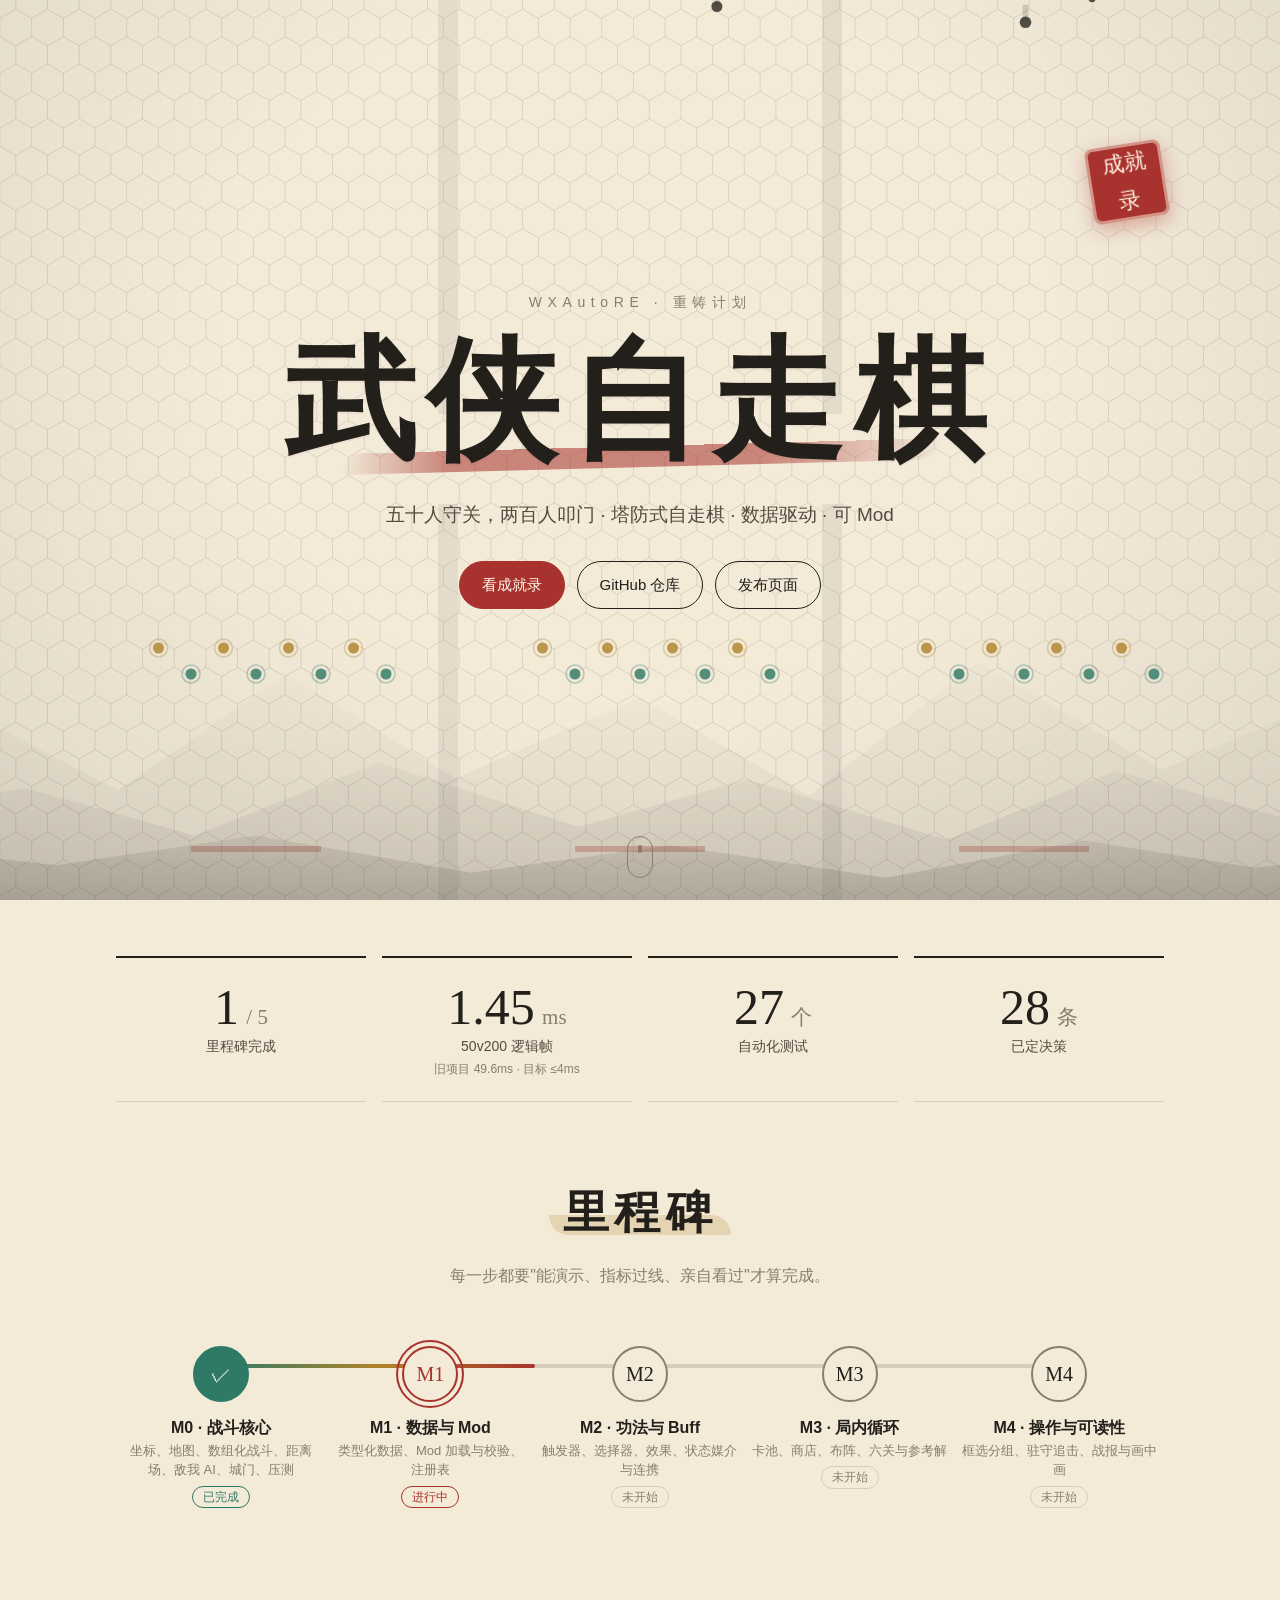
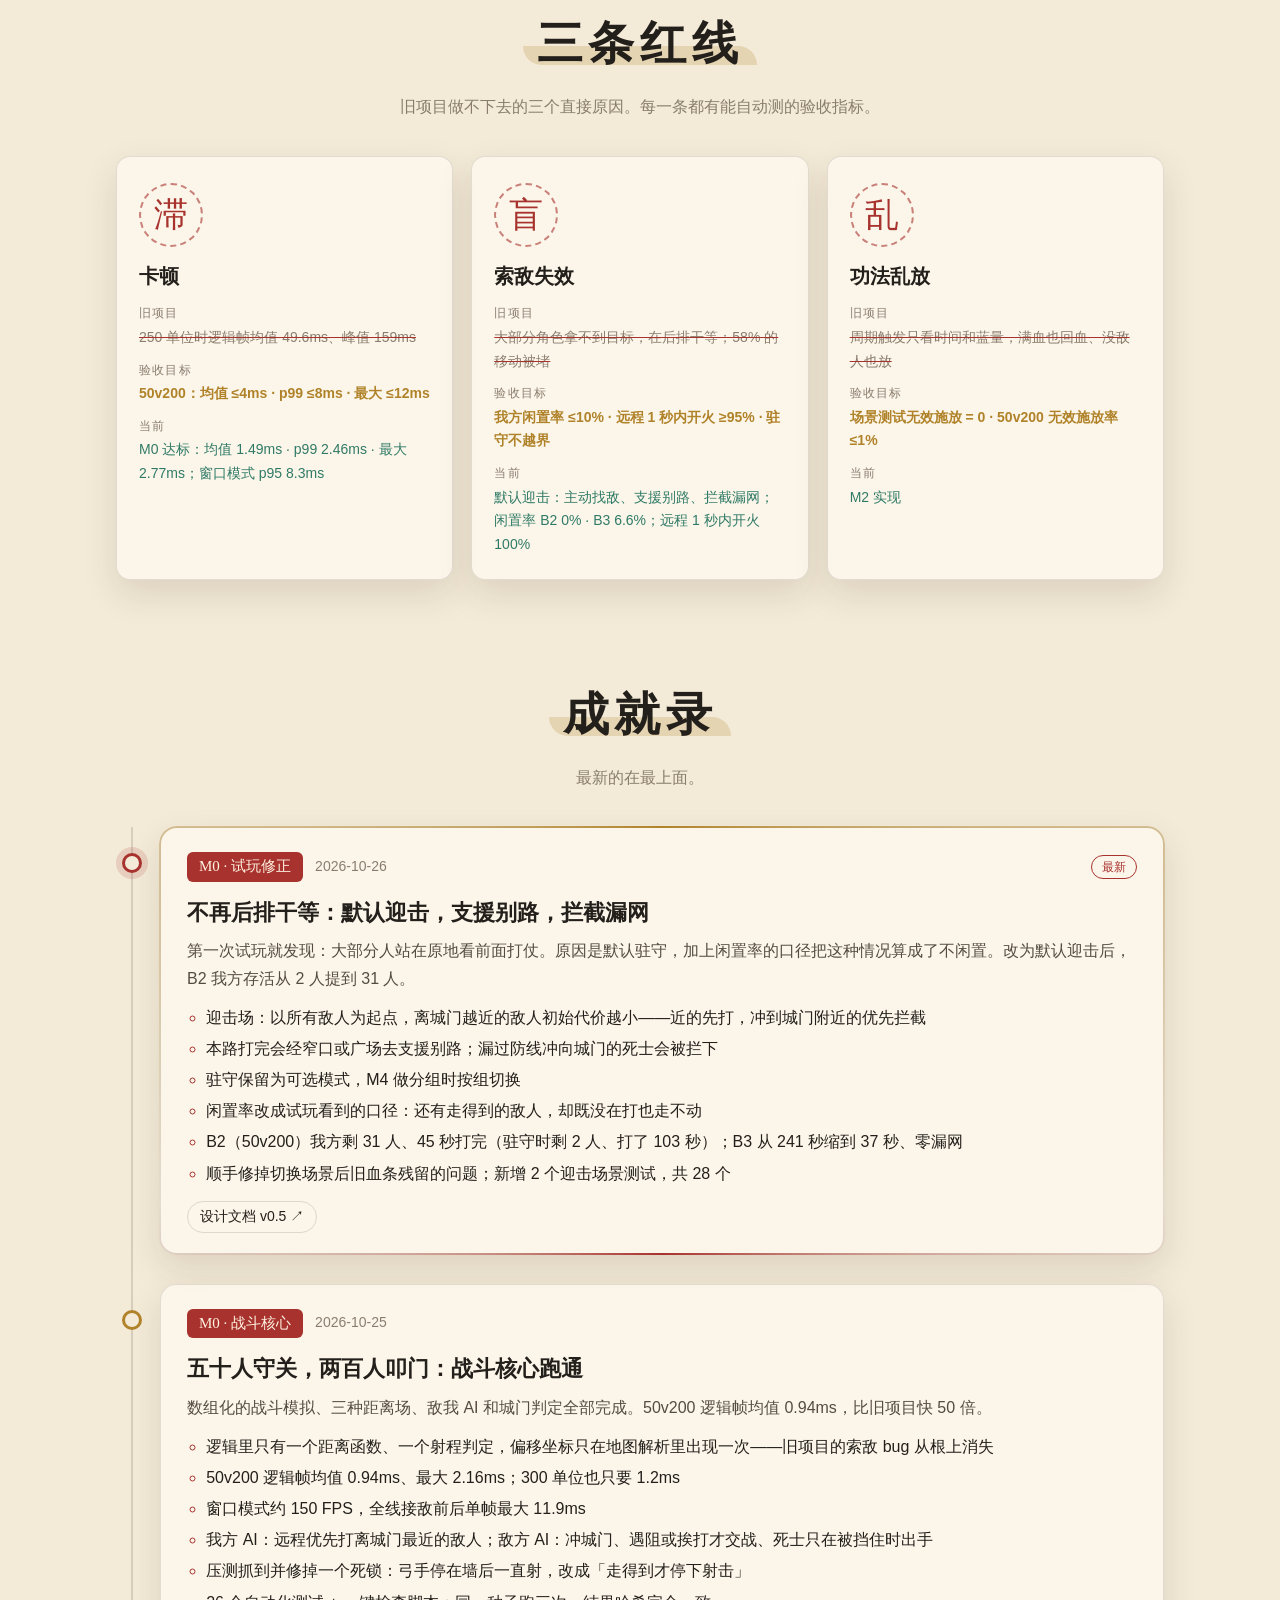
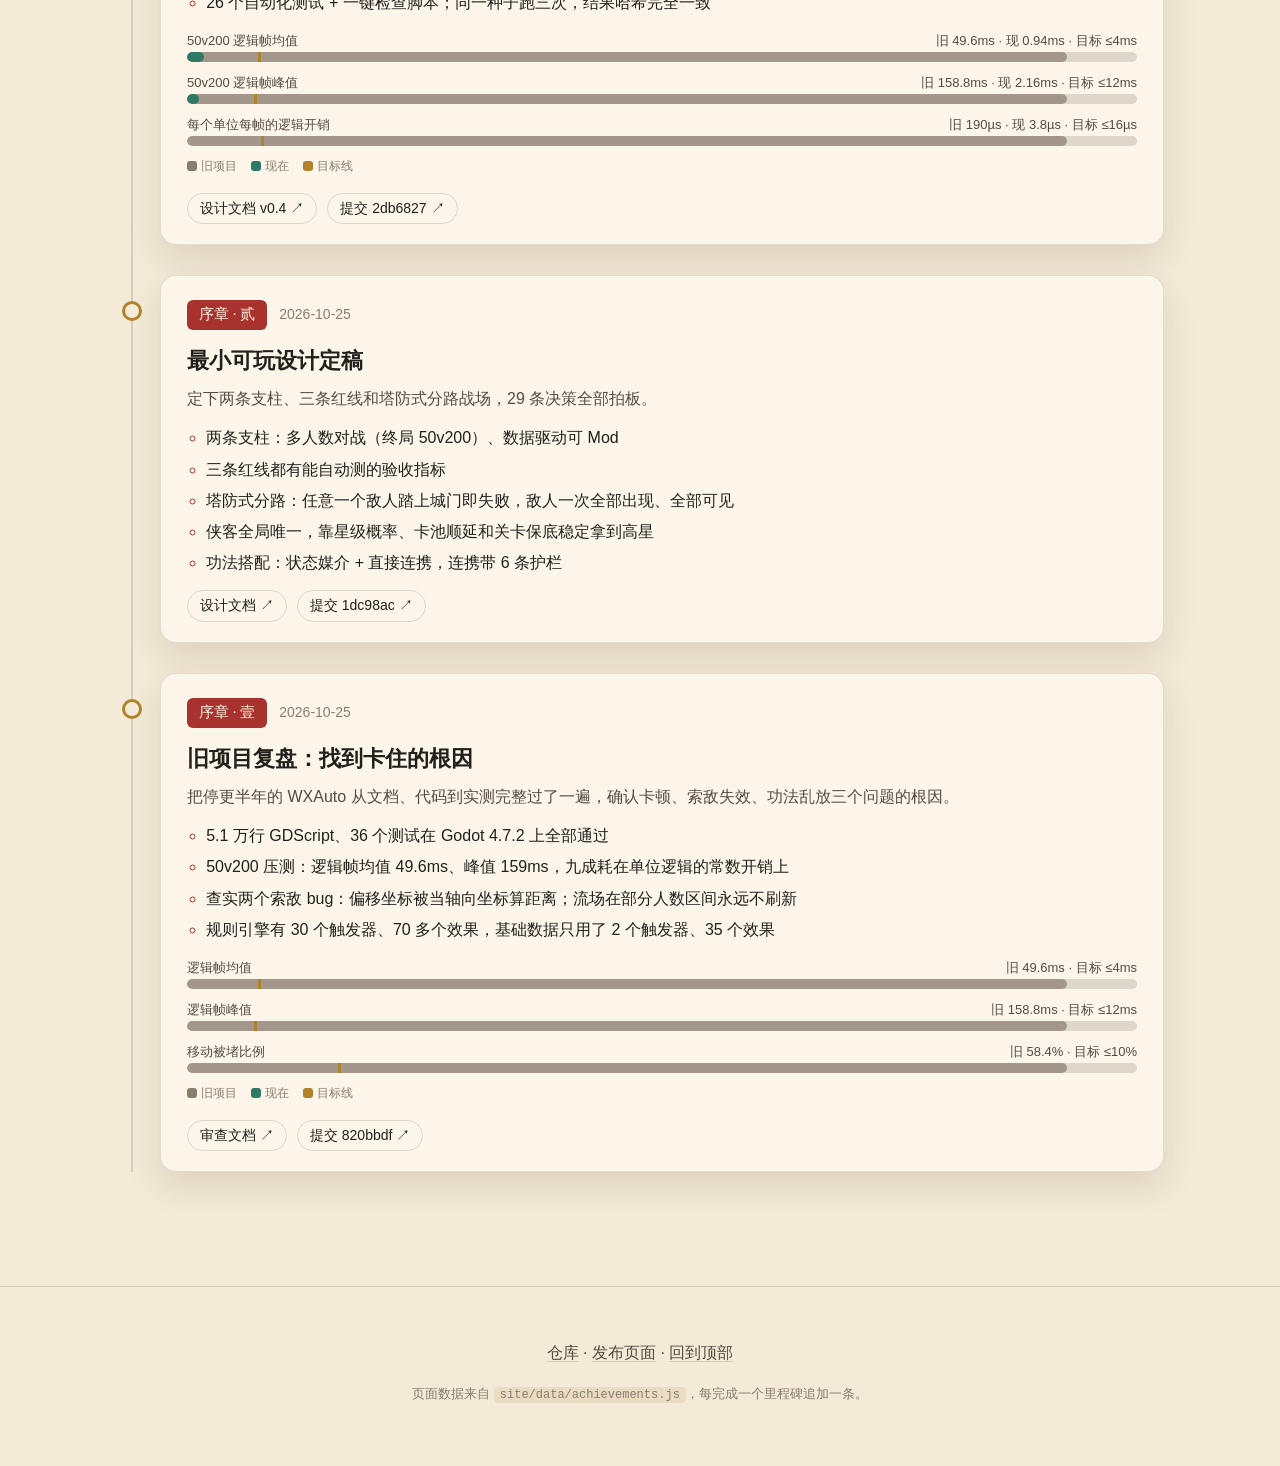
<file: index.html>
<!doctype html>
<html lang="zh-CN">
<head>
  <meta charset="utf-8">
  <title>武侠自走棋 · 成就录</title>
  <meta http-equiv="refresh" content="0; url=site/">
  <link rel="canonical" href="site/">
  <script>location.replace("site/" + location.hash);</script>
</head>
<body>
  <p>正在打开成就录……如果没有自动跳转，请点击 <a href="site/">这里</a>。</p>
</body>
</html>
</file>
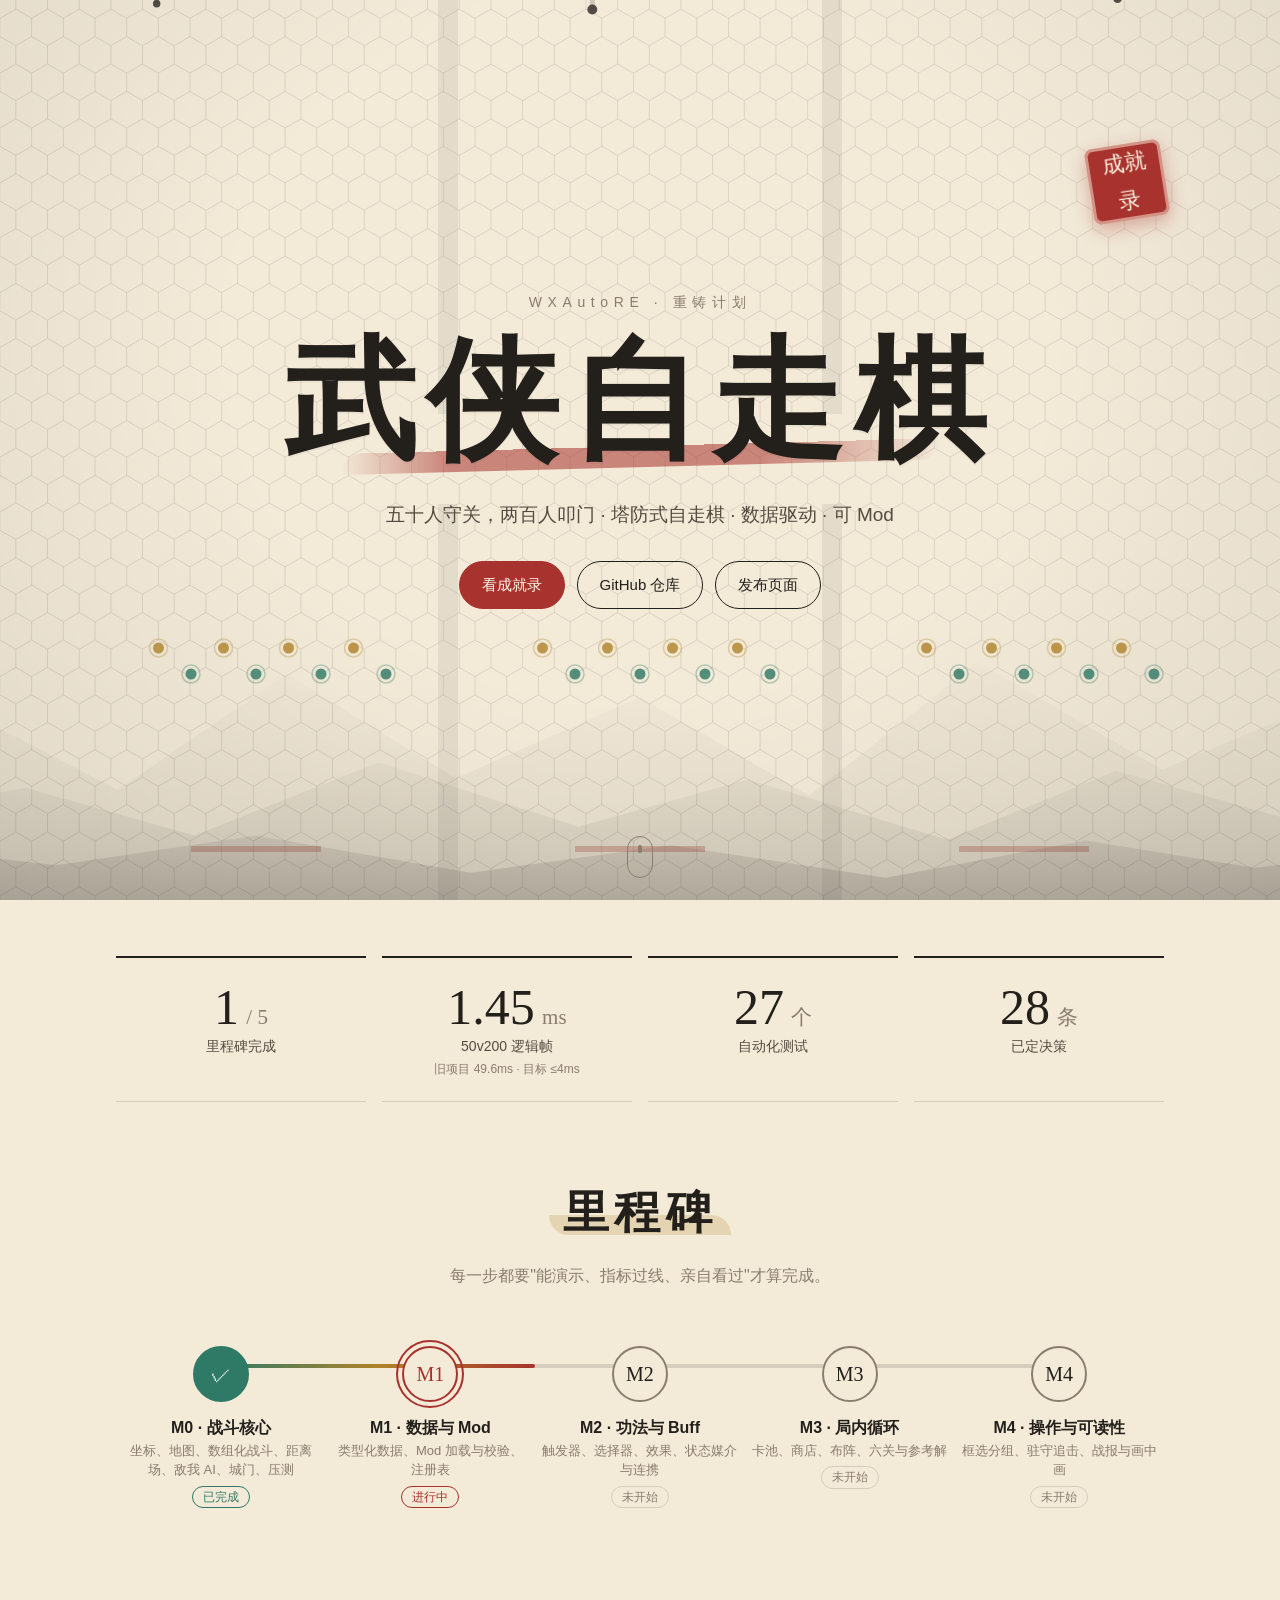
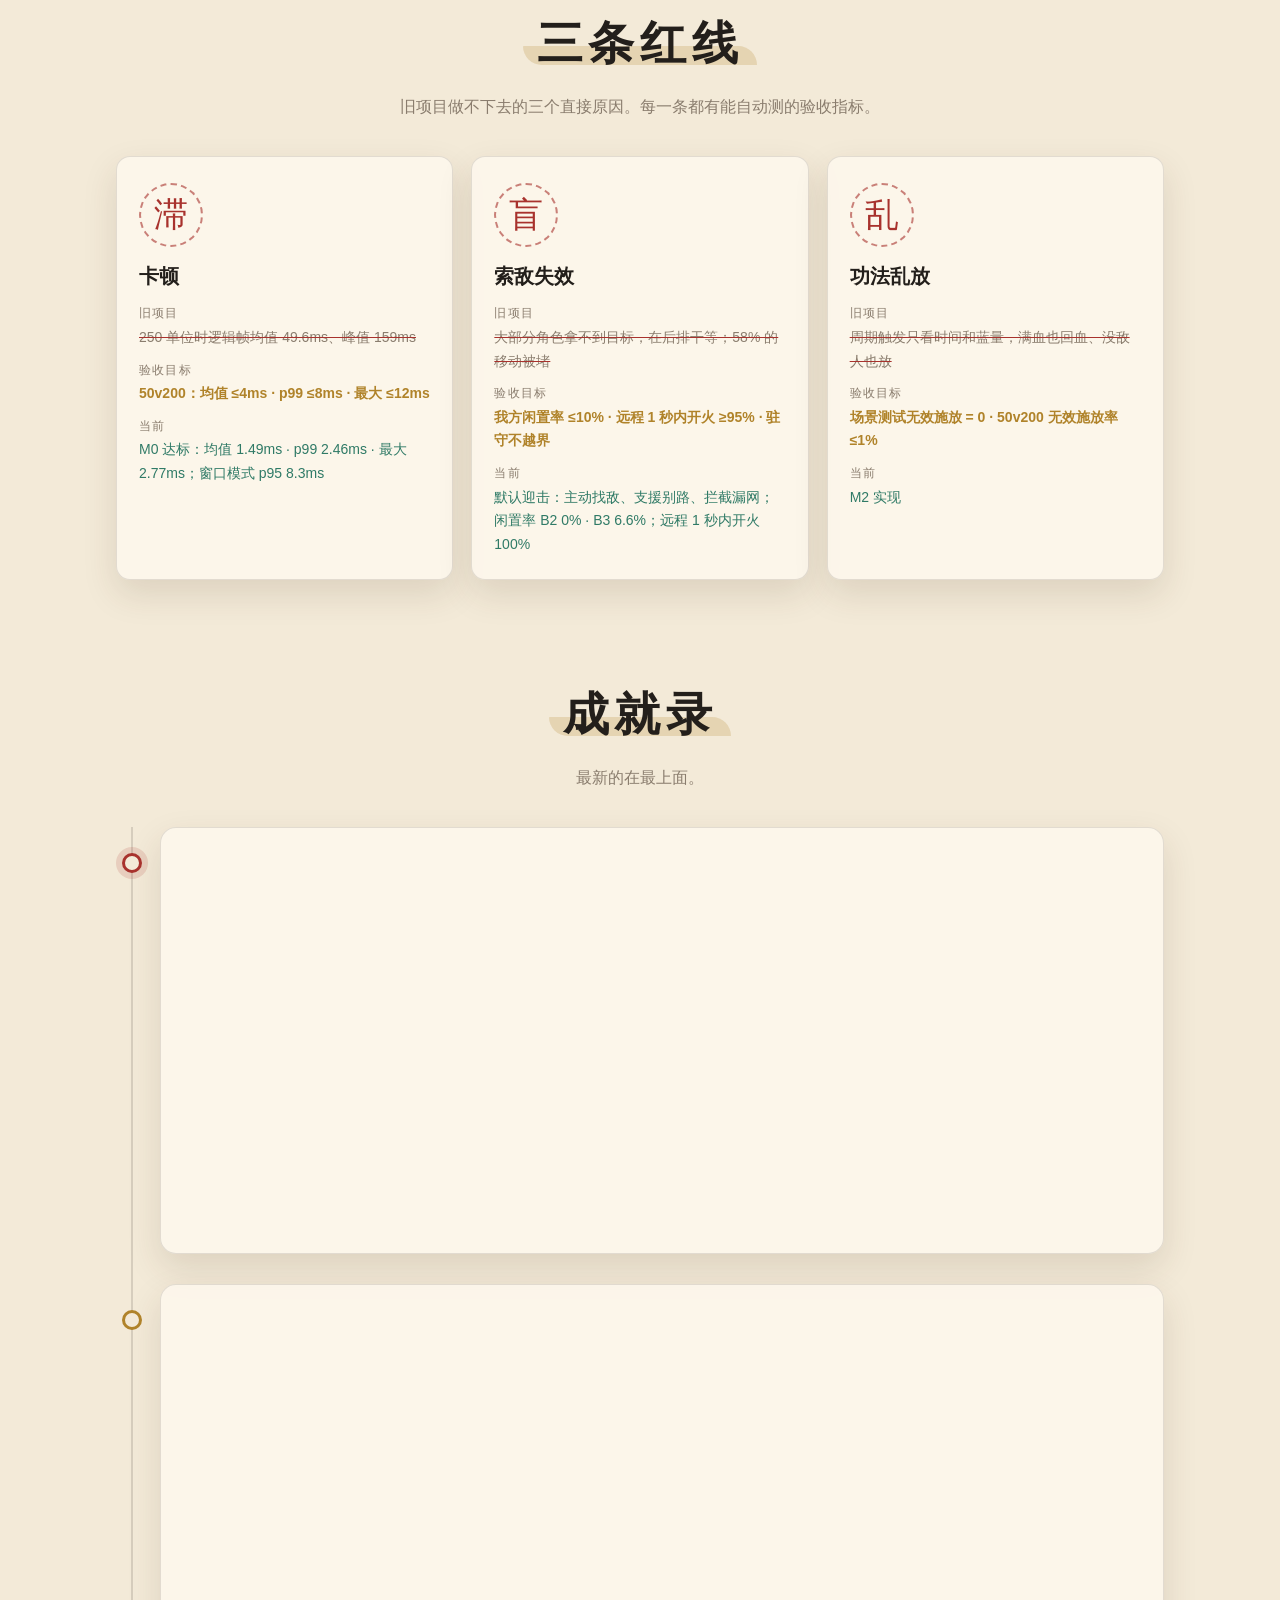
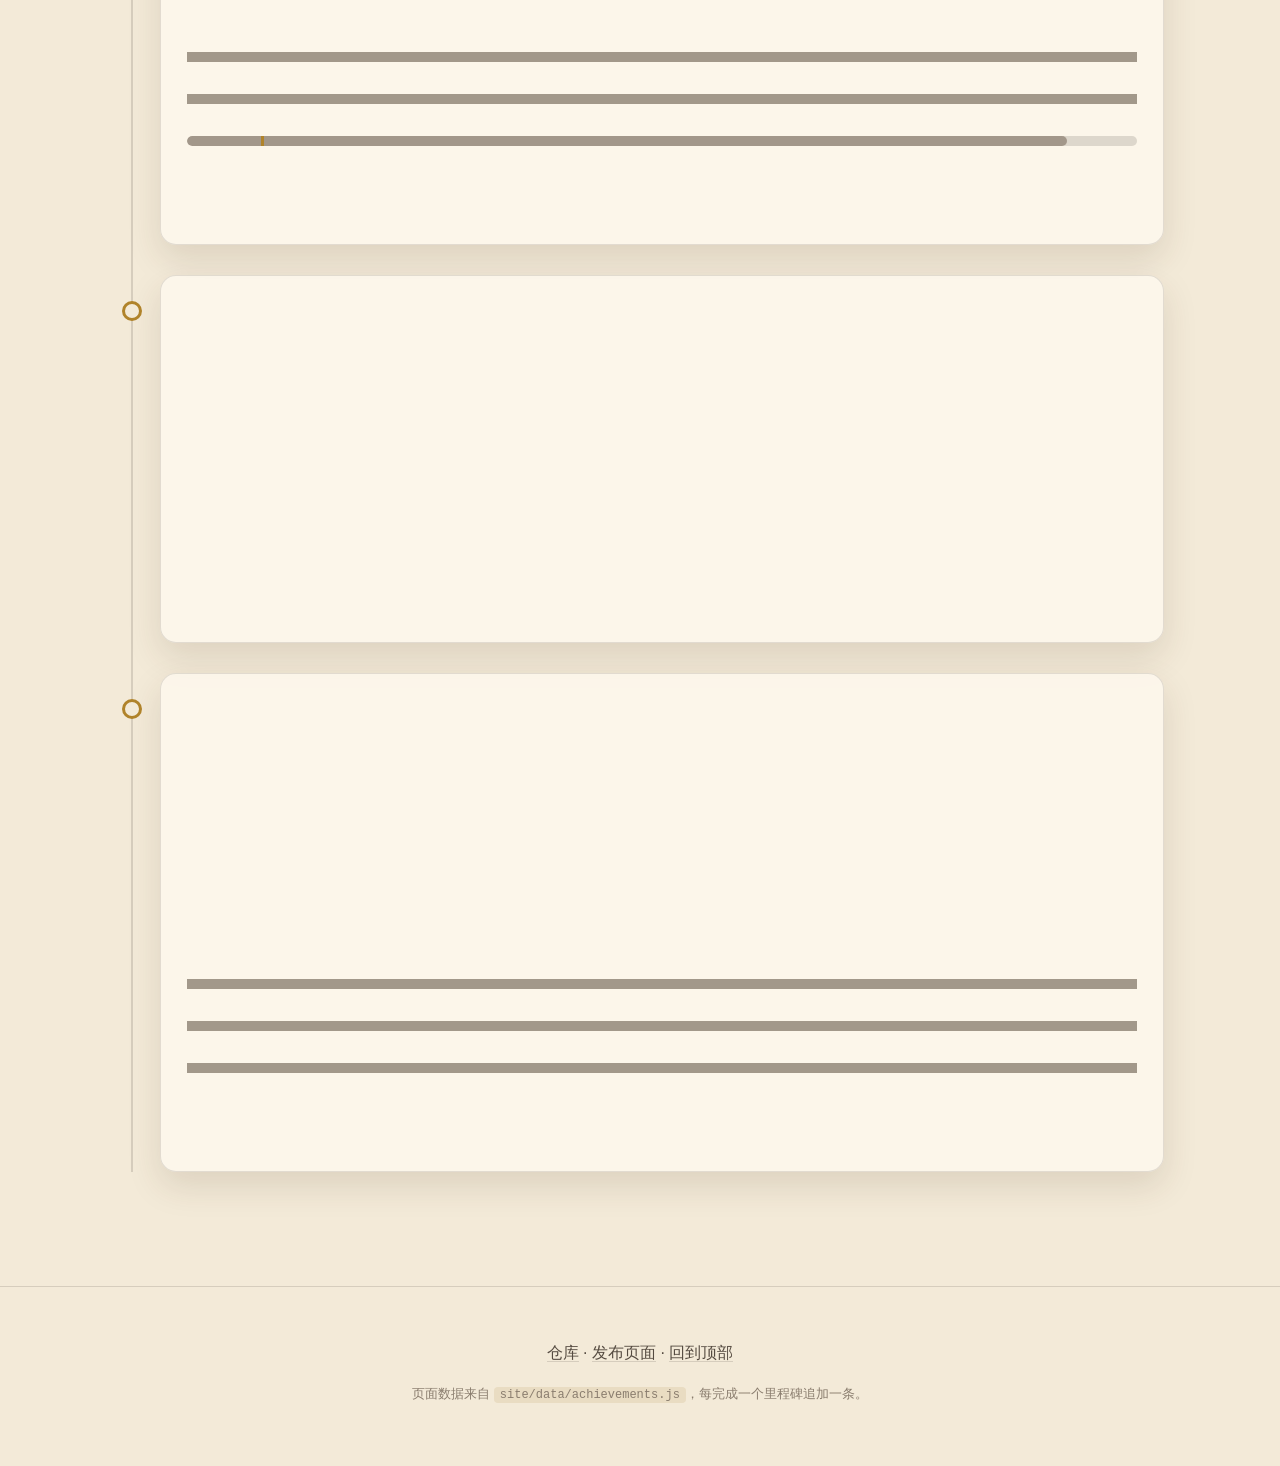
<file: site/index.html>
<!doctype html>
<html lang="zh-CN">
<head>
  <meta charset="utf-8">
  <meta name="viewport" content="width=device-width, initial-scale=1">
  <title>武侠自走棋 · 成就录</title>
  <meta name="description" content="WXAutoRE 武侠自走棋重铸计划的里程碑与成就记录。">
  <link rel="icon" href="favicon.svg" type="image/svg+xml">
  <link rel="stylesheet" href="style.css">
</head>
<body>
  <header class="hero" id="top">
    <canvas id="battle-canvas" aria-hidden="true"></canvas>
    <div class="mountains" aria-hidden="true">
      <div class="ridge ridge-far"></div>
      <div class="ridge ridge-mid"></div>
      <div class="ridge ridge-near"></div>
    </div>
    <div class="hero-inner">
      <p class="eyebrow">WXAutoRE · 重铸计划</p>
      <h1 class="brush-title"><span>武侠自走棋</span></h1>
      <p class="hero-sub">五十人守关，两百人叩门 · 塔防式自走棋 · 数据驱动 · 可 Mod</p>
      <nav class="hero-links" aria-label="快捷入口">
        <a class="btn btn-primary" href="#timeline">看成就录</a>
        <a class="btn" id="link-repo" href="#">GitHub 仓库</a>
        <a class="btn" id="link-releases" href="#">发布页面</a>
      </nav>
    </div>
    <div class="seal" aria-hidden="true"><span>成就</span><span>录</span></div>
    <a class="scroll-hint" href="#stats" aria-label="向下滚动">
      <span></span>
    </a>
  </header>

  <main>
    <section class="stats" id="stats" aria-label="项目数字"></section>

    <section class="section" id="road">
      <h2 class="section-title"><span>里程碑</span></h2>
      <p class="section-sub">每一步都要"能演示、指标过线、亲自看过"才算完成。</p>
      <div class="road reveal">
        <div class="road-track"><div class="road-fill" id="road-fill"></div></div>
        <ol class="road-list" id="road-list"></ol>
      </div>
    </section>

    <section class="section" id="redlines">
      <h2 class="section-title"><span>三条红线</span></h2>
      <p class="section-sub">旧项目做不下去的三个直接原因。每一条都有能自动测的验收指标。</p>
      <div class="redline-grid" id="redline-list"></div>
    </section>

    <section class="section" id="timeline">
      <h2 class="section-title"><span>成就录</span></h2>
      <p class="section-sub">最新的在最上面。</p>
      <ol class="timeline" id="timeline-list"></ol>
    </section>
  </main>

  <footer class="footer">
    <p>
      <a id="footer-repo" href="#">仓库</a> ·
      <a id="footer-releases" href="#">发布页面</a> ·
      <a href="#top">回到顶部</a>
    </p>
    <p class="footer-note">页面数据来自 <code>site/data/achievements.js</code>，每完成一个里程碑追加一条。</p>
  </footer>

  <script src="data/achievements.js"></script>
  <script src="app.js"></script>
</body>
</html>
</file>
<file: site/style.css>
/* 武侠自走棋 · 成就录 —— 水墨风单页 */

:root {
  --paper: #f3ead8;
  --paper-2: #e9dcc2;
  --ink: #231f1b;
  --ink-2: #554b41;
  --ink-3: #8a7d6e;
  --vermilion: #a8322d;
  --gold: #b0832a;
  --jade: #2f7a66;
  --line: rgba(35, 31, 27, 0.14);
  --card: rgba(255, 250, 240, 0.74);
  --card-border: rgba(35, 31, 27, 0.12);
  --shadow: 0 14px 34px rgba(70, 45, 20, 0.13);
  --font-brush: "KaiTi", "STKaiti", "楷体", "BiauKai", serif;
  --font-body: "PingFang SC", "Hiragino Sans GB", "Microsoft YaHei", "Noto Sans SC", sans-serif;
  color-scheme: light;
}

@media (prefers-color-scheme: dark) {
  :root {
    --paper: #14120f;
    --paper-2: #1d1915;
    --ink: #ecdfc6;
    --ink-2: #c4b69d;
    --ink-3: #8e826e;
    --vermilion: #d65a50;
    --gold: #d9a84b;
    --jade: #5bb39a;
    --line: rgba(236, 223, 198, 0.14);
    --card: rgba(36, 31, 26, 0.8);
    --card-border: rgba(236, 223, 198, 0.12);
    --shadow: 0 14px 34px rgba(0, 0, 0, 0.45);
    color-scheme: dark;
  }
}

* { box-sizing: border-box; }

html { scroll-behavior: smooth; }

body {
  margin: 0;
  background: var(--paper);
  color: var(--ink);
  font-family: var(--font-body);
  line-height: 1.7;
  -webkit-font-smoothing: antialiased;
  overflow-x: hidden;
}

a { color: inherit; }

/* ---------- 首屏 ---------- */

.hero {
  position: relative;
  min-height: 100vh;
  min-height: 100svh;
  display: grid;
  place-items: center;
  overflow: hidden;
  background:
    radial-gradient(ellipse at 50% 38%, transparent 0%, transparent 45%, rgba(0, 0, 0, 0.08) 100%),
    var(--paper);
}

#battle-canvas {
  position: absolute;
  inset: 0;
  width: 100%;
  height: 100%;
  opacity: 0.9;
}

.mountains { position: absolute; inset: auto 0 0 0; height: 46%; pointer-events: none; }

.ridge {
  position: absolute;
  left: -10%;
  width: 120%;
  bottom: 0;
  background: linear-gradient(to top, var(--ink) 0%, transparent 100%);
  animation: drift 40s ease-in-out infinite alternate;
}

.ridge-far {
  height: 70%;
  opacity: 0.07;
  clip-path: polygon(0 70%, 8% 40%, 16% 62%, 27% 22%, 38% 58%, 50% 30%, 61% 64%, 72% 18%, 84% 55%, 93% 35%, 100% 60%, 100% 100%, 0 100%);
}

.ridge-mid {
  height: 52%;
  opacity: 0.1;
  animation-duration: 30s;
  clip-path: polygon(0 60%, 10% 48%, 21% 70%, 33% 36%, 46% 66%, 57% 44%, 70% 72%, 81% 40%, 92% 62%, 100% 50%, 100% 100%, 0 100%);
}

.ridge-near {
  height: 30%;
  opacity: 0.16;
  animation-duration: 22s;
  clip-path: polygon(0 55%, 12% 72%, 25% 48%, 39% 78%, 52% 56%, 66% 82%, 79% 52%, 90% 74%, 100% 60%, 100% 100%, 0 100%);
}

@keyframes drift {
  from { transform: translateX(-3%); }
  to { transform: translateX(3%); }
}

.hero-inner {
  position: relative;
  z-index: 2;
  text-align: center;
  padding: 0 16px;
}

.eyebrow {
  margin: 0 0 8px;
  font-size: 14px;
  letter-spacing: 0.4em;
  color: var(--ink-3);
  animation: fadeUp 1s ease both;
}

.brush-title {
  position: relative;
  margin: 0;
  font-family: var(--font-brush);
  font-weight: 700;
  font-size: clamp(52px, 11vw, 132px);
  letter-spacing: 0.08em;
  line-height: 1.2;
}

.brush-title span {
  display: inline-block;
  animation: brushIn 1.8s cubic-bezier(0.2, 0.7, 0.2, 1) both;
  text-shadow: 0 2px 0 rgba(0, 0, 0, 0.04);
}

.brush-title::after {
  content: "";
  position: absolute;
  left: 8%;
  right: 8%;
  bottom: 4%;
  height: 0.16em;
  border-radius: 999px 40% 999px 30%;
  background: linear-gradient(90deg, transparent, var(--vermilion) 18%, var(--vermilion) 70%, transparent);
  opacity: 0.55;
  transform-origin: left center;
  transform: scaleX(0) rotate(-1.5deg);
  animation: stroke 1.1s 1.3s cubic-bezier(0.3, 0.8, 0.2, 1) forwards;
  z-index: -1;
}

@keyframes brushIn {
  from { clip-path: inset(0 100% 0 0); filter: blur(8px); opacity: 0.4; }
  to { clip-path: inset(0 0 0 0); filter: blur(0); opacity: 1; }
}

@keyframes stroke {
  to { transform: scaleX(1) rotate(-1.5deg); }
}

@keyframes fadeUp {
  from { opacity: 0; transform: translateY(16px); }
  to { opacity: 1; transform: none; }
}

.hero-sub {
  margin: 18px 0 30px;
  color: var(--ink-2);
  font-size: clamp(15px, 2vw, 19px);
  animation: fadeUp 1s 0.9s ease both;
}

.hero-links {
  display: flex;
  gap: 12px;
  justify-content: center;
  flex-wrap: wrap;
  animation: fadeUp 1s 1.2s ease both;
}

.btn {
  display: inline-block;
  padding: 10px 22px;
  border: 1.5px solid var(--ink);
  border-radius: 999px;
  text-decoration: none;
  font-size: 15px;
  background: transparent;
  transition: background 0.25s, color 0.25s, transform 0.25s;
}

.btn:hover { background: var(--ink); color: var(--paper); transform: translateY(-2px); }

.btn-primary { border-color: var(--vermilion); background: var(--vermilion); color: #fff7ea; }
.btn-primary:hover { background: transparent; color: var(--vermilion); }

.seal {
  position: absolute;
  z-index: 3;
  right: clamp(16px, 9vw, 140px);
  top: clamp(70px, 16vh, 150px);
  display: grid;
  place-items: center;
  width: 76px;
  height: 76px;
  border-radius: 8px;
  background: var(--vermilion);
  color: #fff3e2;
  font-family: var(--font-brush);
  font-size: 22px;
  line-height: 1.05;
  text-align: center;
  box-shadow: inset 0 0 0 3px rgba(255, 243, 226, 0.5), 0 6px 18px rgba(168, 50, 45, 0.35);
  transform: rotate(-9deg);
  animation: stamp 0.7s 1.7s cubic-bezier(0.3, 1.6, 0.5, 1) both;
}

.seal span { display: block; }

@keyframes stamp {
  0% { opacity: 0; transform: scale(2.6) rotate(-20deg); }
  70% { opacity: 1; transform: scale(0.9) rotate(-8deg); }
  100% { opacity: 1; transform: scale(1) rotate(-9deg); }
}

.scroll-hint {
  position: absolute;
  z-index: 2;
  bottom: 22px;
  left: 50%;
  width: 26px;
  height: 42px;
  margin-left: -13px;
  border: 1.5px solid var(--ink-3);
  border-radius: 14px;
}

.scroll-hint span {
  position: absolute;
  left: 50%;
  top: 8px;
  width: 4px;
  height: 8px;
  margin-left: -2px;
  border-radius: 2px;
  background: var(--ink-3);
  animation: wheel 1.8s ease-in-out infinite;
}

@keyframes wheel {
  0% { opacity: 0; transform: translateY(0); }
  30% { opacity: 1; }
  100% { opacity: 0; transform: translateY(16px); }
}

/* ---------- 通用 ---------- */

main { position: relative; z-index: 1; }

.section {
  max-width: 1080px;
  margin: 0 auto;
  padding: 72px 16px 24px;
}

.section-title {
  position: relative;
  margin: 0;
  text-align: center;
  font-family: var(--font-brush);
  font-size: clamp(32px, 5vw, 46px);
  letter-spacing: 0.12em;
}

.section-title span { position: relative; padding: 0 0.3em; }

.section-title span::before {
  content: "";
  position: absolute;
  left: 0;
  right: 0;
  top: 55%;
  height: 0.42em;
  border-radius: 40% 999px 30% 999px;
  background: var(--gold);
  opacity: 0.22;
  transform: scaleX(0);
  transform-origin: left;
  transition: transform 1s cubic-bezier(0.3, 0.8, 0.2, 1);
  z-index: -1;
}

.section-title.in span::before { transform: scaleX(1); }

.section-sub {
  margin: 10px 0 36px;
  text-align: center;
  color: var(--ink-3);
}

.reveal {
  opacity: 0;
  transform: translateY(28px);
  transition: opacity 0.8s ease, transform 0.8s cubic-bezier(0.2, 0.7, 0.2, 1);
}

.reveal.in { opacity: 1; transform: none; }

/* ---------- 数字 ---------- */

.stats {
  max-width: 1080px;
  margin: 0 auto;
  padding: 56px 16px 0;
  display: grid;
  grid-template-columns: repeat(4, minmax(0, 1fr));
  gap: 16px;
}

.stat {
  padding: 22px 12px;
  text-align: center;
  border-top: 2px solid var(--ink);
  border-bottom: 1px solid var(--line);
}

.stat-value {
  font-family: var(--font-brush);
  font-size: clamp(32px, 5vw, 50px);
  line-height: 1.1;
  font-variant-numeric: tabular-nums;
}

.stat-value small { font-size: 0.42em; color: var(--ink-3); margin-left: 2px; }

.stat-label { color: var(--ink-2); font-size: 14px; }
.stat-note { color: var(--ink-3); font-size: 12px; }

/* ---------- 里程碑 ---------- */

.road { position: relative; padding: 10px 0 0; }

.road-track {
  position: absolute;
  left: 10%;
  right: 10%;
  top: 38px;
  height: 4px;
  border-radius: 2px;
  background: var(--line);
}

.road-fill {
  width: 0;
  height: 100%;
  border-radius: 2px;
  background: linear-gradient(90deg, var(--jade), var(--gold), var(--vermilion));
  transition: width 1.6s cubic-bezier(0.3, 0.8, 0.2, 1);
}

.road-list {
  position: relative;
  display: grid;
  grid-template-columns: repeat(5, minmax(0, 1fr));
  margin: 0;
  padding: 0;
  list-style: none;
}

.road-node { text-align: center; padding: 0 6px; }

.road-dot {
  position: relative;
  display: grid;
  place-items: center;
  width: 56px;
  height: 56px;
  margin: 10px auto 12px;
  border-radius: 50%;
  border: 2px solid var(--ink-3);
  background: var(--paper);
  font-family: var(--font-brush);
  font-size: 20px;
  transition: transform 0.3s;
}

.road-node:hover .road-dot { transform: scale(1.08); }

.road-node.done .road-dot { border-color: var(--jade); background: var(--jade); color: #f4fbf7; }

.road-node.doing .road-dot { border-color: var(--vermilion); color: var(--vermilion); }

.road-node.doing .road-dot::after {
  content: "";
  position: absolute;
  inset: -8px;
  border-radius: 50%;
  border: 2px solid var(--vermilion);
  animation: pulse 2s ease-out infinite;
}

@keyframes pulse {
  from { opacity: 0.7; transform: scale(0.85); }
  to { opacity: 0; transform: scale(1.35); }
}

.road-name { font-weight: 600; }
.road-goal { color: var(--ink-3); font-size: 13px; line-height: 1.5; }

.road-state {
  display: inline-block;
  margin-top: 6px;
  padding: 0 10px;
  border-radius: 999px;
  font-size: 12px;
  border: 1px solid var(--line);
  color: var(--ink-3);
}

.road-node.done .road-state { color: var(--jade); border-color: var(--jade); }
.road-node.doing .road-state { color: var(--vermilion); border-color: var(--vermilion); }

/* ---------- 红线 ---------- */

.redline-grid {
  display: grid;
  grid-template-columns: repeat(3, minmax(0, 1fr));
  gap: 18px;
}

.redline {
  position: relative;
  padding: 26px 22px 22px;
  border-radius: 14px;
  background: var(--card);
  border: 1px solid var(--card-border);
  box-shadow: var(--shadow);
  overflow: hidden;
}

.redline-glyph {
  position: relative;
  display: grid;
  place-items: center;
  width: 64px;
  height: 64px;
  margin-bottom: 12px;
  font-family: var(--font-brush);
  font-size: 34px;
  color: var(--vermilion);
}

.redline-glyph::before {
  content: "";
  position: absolute;
  inset: 0;
  border-radius: 50%;
  border: 2px dashed var(--vermilion);
  opacity: 0.6;
  animation: spin 18s linear infinite;
}

@keyframes spin { to { transform: rotate(360deg); } }

.redline h3 { margin: 0 0 10px; font-size: 20px; }

.redline dl { margin: 0; }
.redline dt { font-size: 12px; color: var(--ink-3); letter-spacing: 0.1em; margin-top: 10px; }
.redline dd { margin: 2px 0 0; font-size: 14px; }
.redline .old { color: var(--ink-3); text-decoration: line-through; text-decoration-color: var(--vermilion); }
.redline .target { color: var(--gold); font-weight: 600; }
.redline .now { color: var(--jade); }

/* ---------- 时间线 ---------- */

.timeline {
  position: relative;
  margin: 0;
  padding: 0 0 0 44px;
  list-style: none;
}

.timeline::before {
  content: "";
  position: absolute;
  left: 15px;
  top: 0;
  bottom: 0;
  width: 2px;
  background: var(--line);
}

.timeline::after {
  content: "";
  position: absolute;
  left: 15px;
  top: 0;
  width: 2px;
  height: 100%;
  background: linear-gradient(var(--vermilion), var(--gold), var(--jade));
  transform-origin: top;
  transform: scaleY(var(--tl-progress, 0));
}

.tl-item { position: relative; margin-bottom: 30px; }

.tl-dot {
  position: absolute;
  left: -38px;
  top: 26px;
  width: 20px;
  height: 20px;
  border-radius: 50%;
  background: var(--paper);
  border: 3px solid var(--gold);
  z-index: 1;
}

.tl-item.latest .tl-dot { border-color: var(--vermilion); box-shadow: 0 0 0 6px rgba(168, 50, 45, 0.15); }

.card {
  position: relative;
  padding: 24px 26px 20px;
  border-radius: 16px;
  background: var(--card);
  border: 1px solid var(--card-border);
  box-shadow: var(--shadow);
  transform-style: preserve-3d;
  transition: transform 0.2s ease-out;
}

@property --angle {
  syntax: "<angle>";
  initial-value: 0deg;
  inherits: false;
}

.tl-item.latest .card::before {
  content: "";
  position: absolute;
  inset: -2px;
  border-radius: 18px;
  padding: 2px;
  background: conic-gradient(from var(--angle), var(--gold), transparent 30%, var(--vermilion) 50%, transparent 70%, var(--gold));
  -webkit-mask: linear-gradient(#000 0 0) content-box, linear-gradient(#000 0 0);
  -webkit-mask-composite: xor;
  mask-composite: exclude;
  animation: rotate 6s linear infinite;
  pointer-events: none;
}

@keyframes rotate { to { --angle: 360deg; } }

.card-head { display: flex; align-items: center; gap: 12px; flex-wrap: wrap; }

.tag {
  padding: 2px 12px;
  border-radius: 6px;
  background: var(--vermilion);
  color: #fff3e2;
  font-family: var(--font-brush);
  font-size: 15px;
}

.card time { color: var(--ink-3); font-size: 14px; }

.latest-badge {
  margin-left: auto;
  font-size: 12px;
  padding: 1px 10px;
  border-radius: 999px;
  border: 1px solid var(--vermilion);
  color: var(--vermilion);
  animation: blink 2.4s ease-in-out infinite;
}

@keyframes blink { 50% { opacity: 0.45; } }

.card h3 { margin: 12px 0 6px; font-size: 22px; }
.card p.summary { margin: 0 0 12px; color: var(--ink-2); }

.card ul { margin: 0 0 14px; padding-left: 1.2em; }
.card li { margin: 4px 0; }
.card li::marker { color: var(--vermilion); }

.metrics { display: grid; gap: 10px; margin: 6px 0 16px; }

.metric-head { display: flex; justify-content: space-between; font-size: 13px; color: var(--ink-2); }
.metric-track { position: relative; height: 10px; border-radius: 5px; background: var(--line); overflow: hidden; }

.metric-bar {
  position: absolute;
  left: 0;
  top: 0;
  height: 100%;
  width: 0;
  border-radius: 5px;
  transition: width 1.4s cubic-bezier(0.3, 0.8, 0.2, 1);
}

.metric-bar.before { background: var(--ink-3); opacity: 0.7; }
.metric-bar.after { background: var(--jade); }

.metric-target {
  position: absolute;
  top: -3px;
  width: 3px;
  height: 16px;
  border-radius: 2px;
  background: var(--gold);
}

.metric-legend { display: flex; gap: 14px; font-size: 12px; color: var(--ink-3); }
.metric-legend i { display: inline-block; width: 10px; height: 10px; border-radius: 3px; margin-right: 4px; vertical-align: -1px; }

.card-links { display: flex; gap: 10px; flex-wrap: wrap; }

.card-links a {
  font-size: 14px;
  text-decoration: none;
  padding: 3px 12px;
  border-radius: 999px;
  border: 1px solid var(--line);
  transition: border-color 0.2s, color 0.2s;
}

.card-links a:hover { border-color: var(--vermilion); color: var(--vermilion); }

/* ---------- 页脚 ---------- */

.footer {
  margin-top: 60px;
  padding: 36px 16px 48px;
  text-align: center;
  border-top: 1px solid var(--line);
  color: var(--ink-2);
}

.footer a { text-decoration: none; border-bottom: 1px solid var(--line); }
.footer-note { color: var(--ink-3); font-size: 13px; }
.footer code { font-size: 12px; padding: 1px 6px; border-radius: 4px; background: var(--paper-2); }

/* ---------- 窄屏 ---------- */

@media (max-width: 800px) {
  .stats { grid-template-columns: repeat(2, minmax(0, 1fr)); }
  .redline-grid { grid-template-columns: 1fr; }
  .road-track { display: none; }
  .road-list { grid-template-columns: 1fr; gap: 8px; }
  .road-node { display: grid; grid-template-columns: 56px 1fr; gap: 0 14px; text-align: left; align-items: center; }
  .road-dot { margin: 0; grid-row: span 3; }
  .seal { width: 60px; height: 60px; font-size: 18px; top: 72px; }
  .card { padding: 20px 18px 16px; }
}

@media (prefers-reduced-motion: reduce) {
  *, *::before, *::after { animation: none !important; transition: none !important; }
  .reveal { opacity: 1; transform: none; }
  .brush-title::after { transform: scaleX(1) rotate(-1.5deg); }
  .section-title span::before { transform: scaleX(1); }
}
</file>
